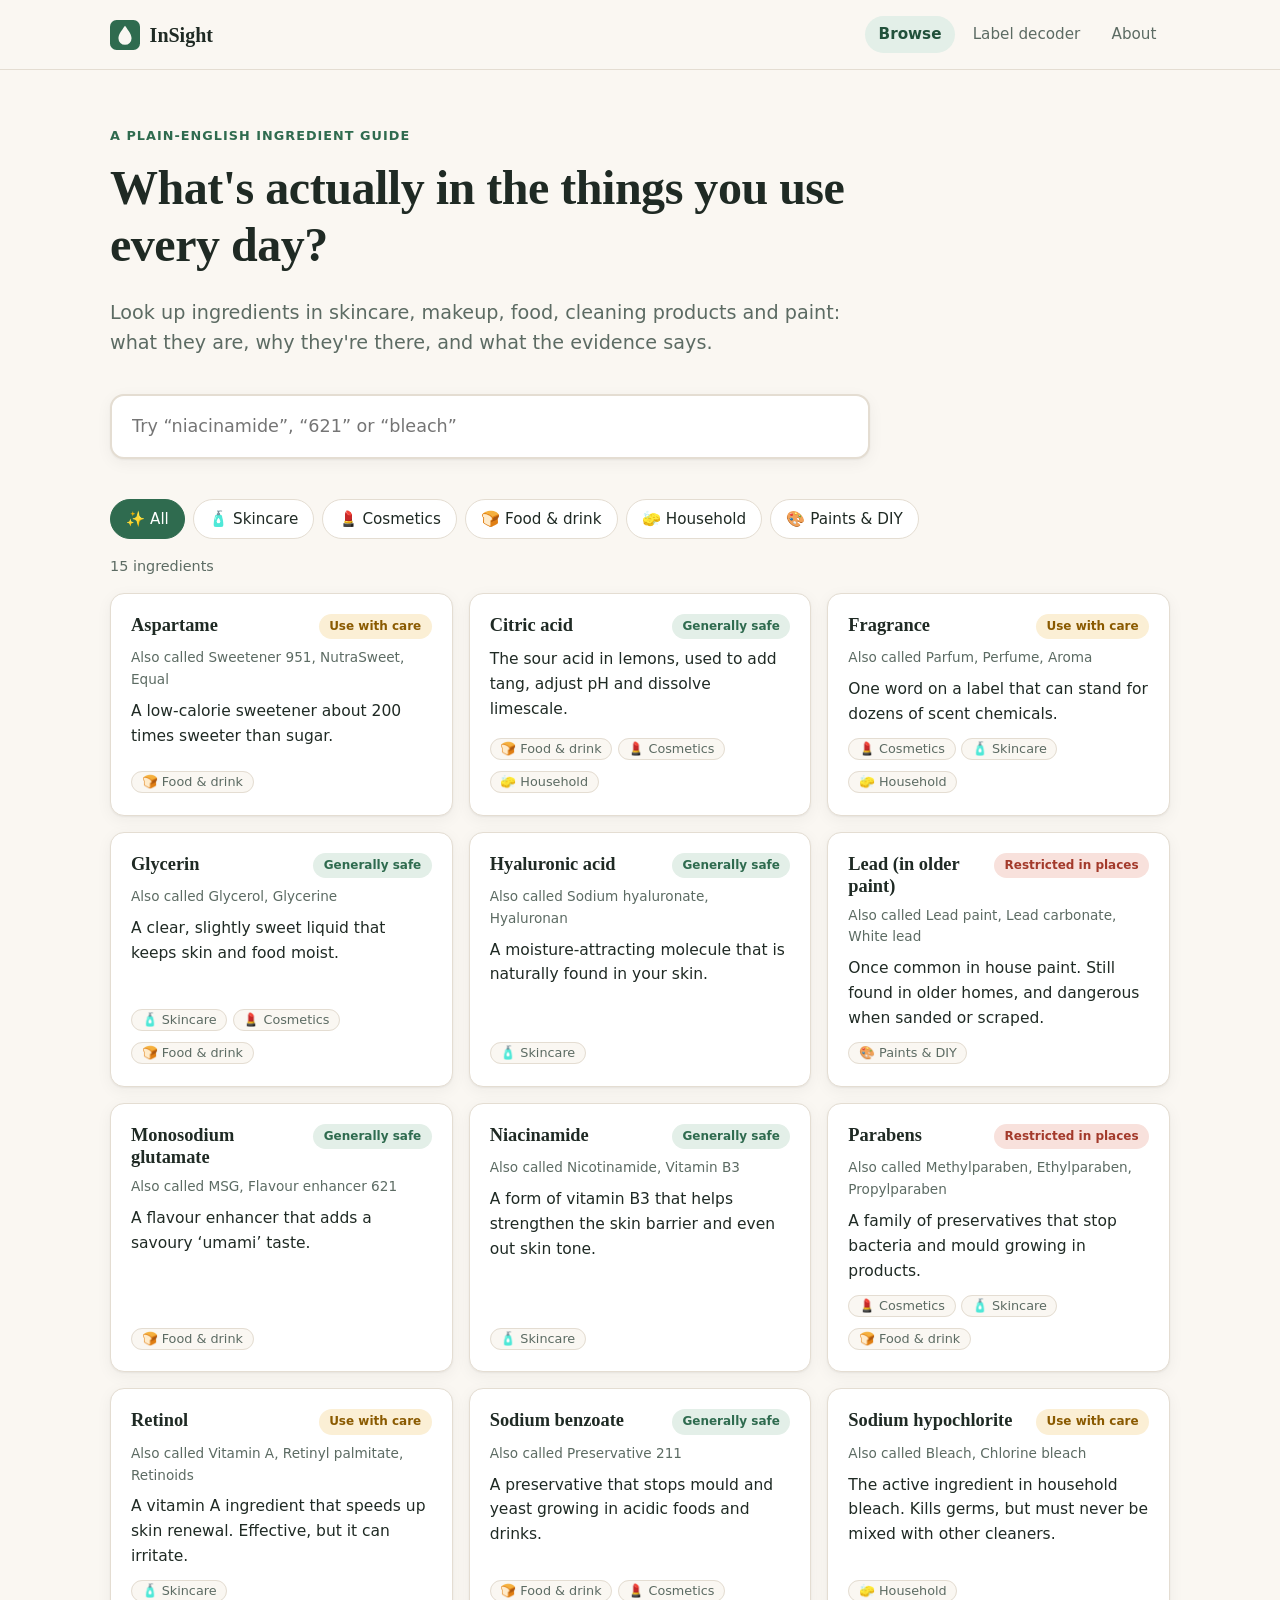
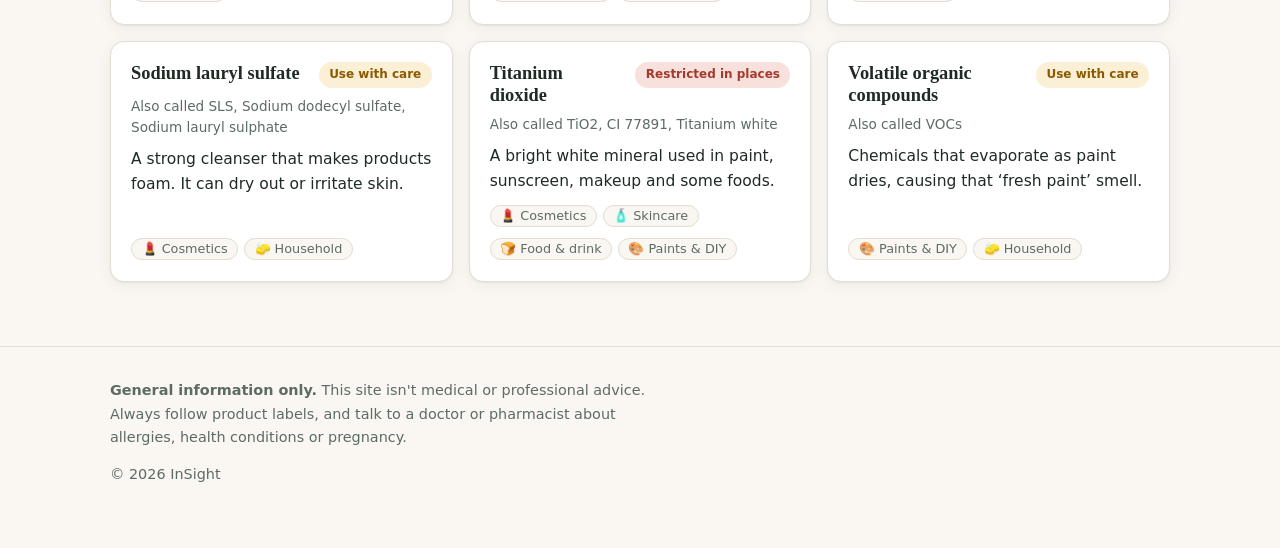
<file: index.html>
<!DOCTYPE html>
<html lang="en">
<head>
  <meta charset="UTF-8">
  <meta name="viewport" content="width=device-width, initial-scale=1.0">
  <title>InSight · Know what's in your everyday products</title>
  <meta name="description" content="Plain-English guide to ingredients in skincare, cosmetics, food, household products and paint.">
  <link rel="icon" href="assets/images/favicon.svg" type="image/svg+xml">
  <link rel="stylesheet" href="assets/css/base.css">
  <link rel="stylesheet" href="assets/css/layout.css">
  <link rel="stylesheet" href="assets/css/components.css">
</head>
<body data-page="home">
  <div id="site-header"></div>

  <main class="container">
    <section class="hero">
      <p class="eyebrow">A plain-English ingredient guide</p>
      <h1>What's actually in the things you use every day?</h1>
      <p class="lead">
        Look up ingredients in skincare, makeup, food, cleaning products and paint:
        what they are, why they're there, and what the evidence says.
      </p>

      <form class="search" id="search-form" role="search">
        <label for="search-input" class="visually-hidden">Search ingredients</label>
        <input id="search-input" type="search" autocomplete="off"
               placeholder="Try “niacinamide”, “621” or “bleach”">
      </form>
    </section>

    <section aria-label="Browse ingredients">
      <div class="chips" id="category-chips"></div>
      <p class="results-count" id="results-count" aria-live="polite"></p>
      <div class="card-grid" id="results"></div>
    </section>
  </main>

  <div id="site-footer"></div>

  <!-- Data (load first) -->
  <script src="assets/js/data/categories.js"></script>
  <script src="assets/js/data/safety-levels.js"></script>
  <script src="assets/js/data/ingredients.js"></script>
  <!-- Shared code -->
  <script src="assets/js/shared/helpers.js"></script>
  <script src="assets/js/shared/site-layout.js"></script>
  <!-- This page -->
  <script src="assets/js/pages/home.js"></script>
</body>
</html>
</file>
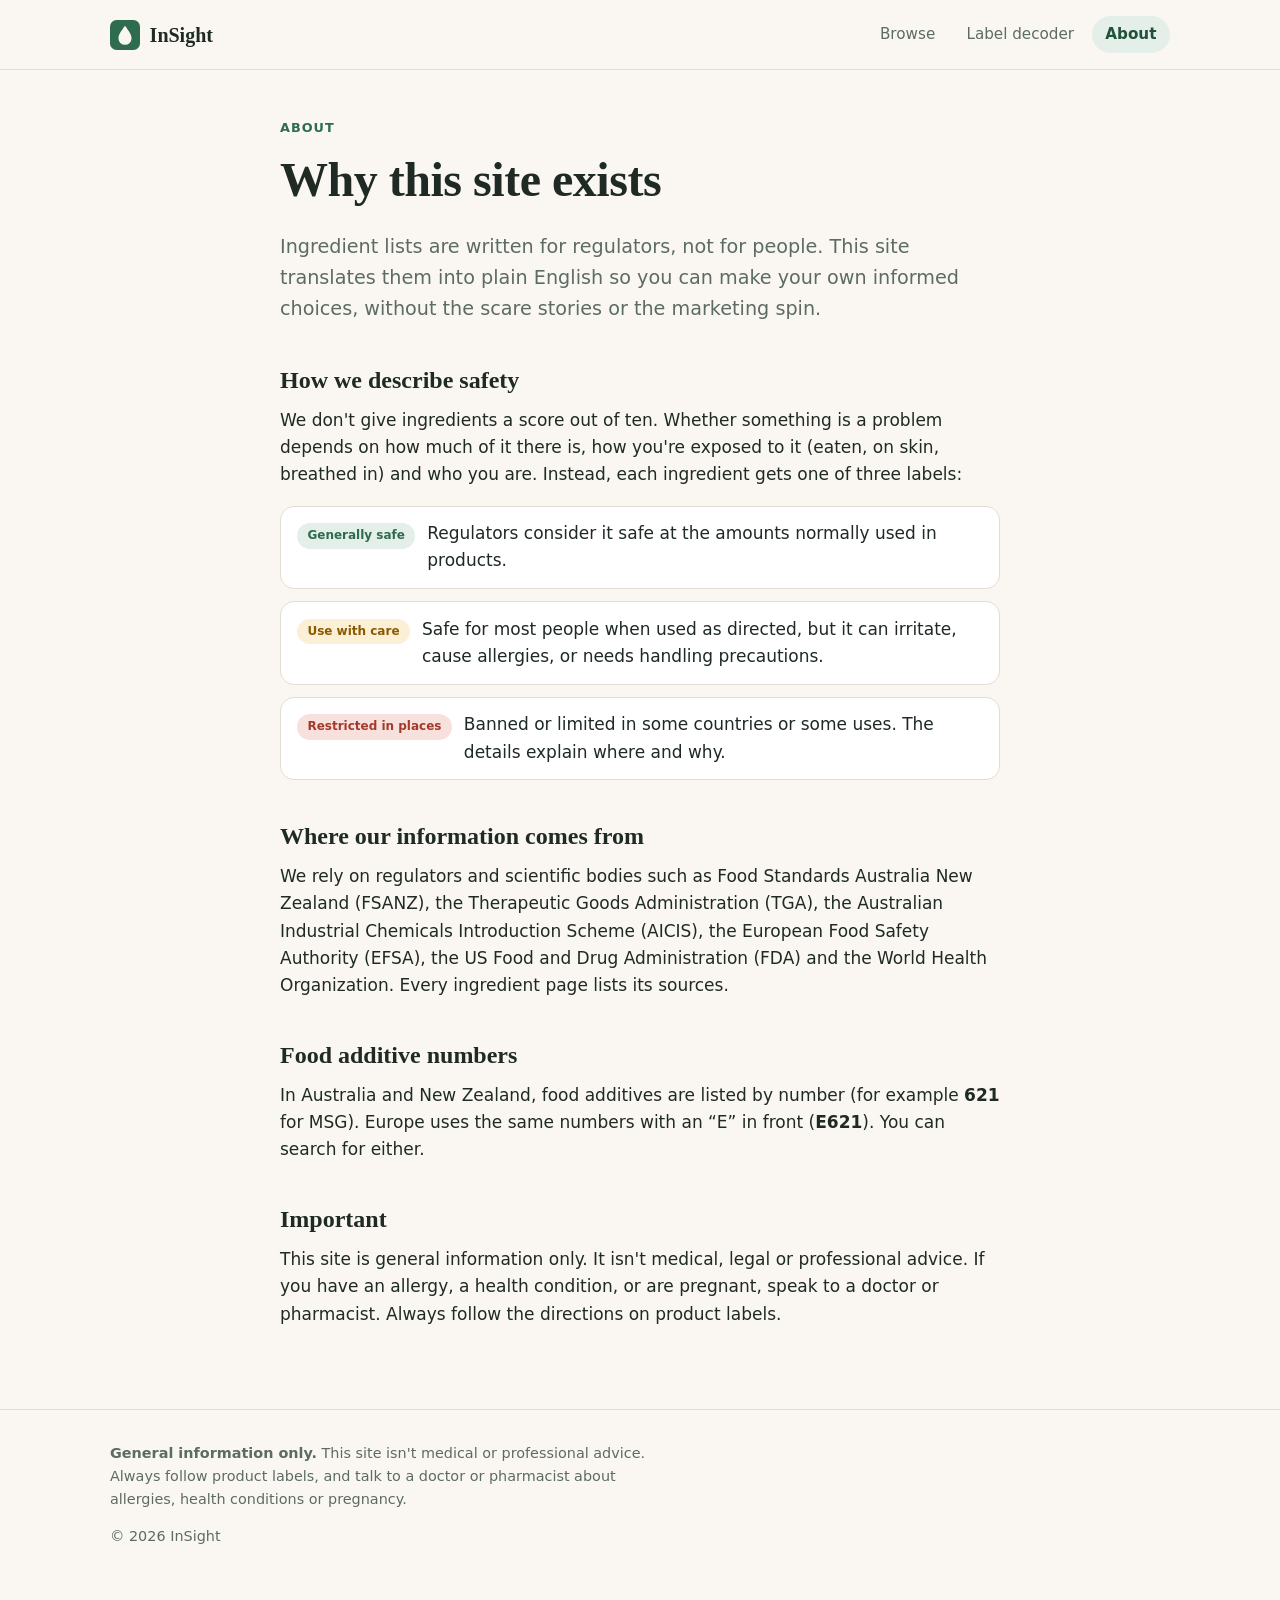
<file: about.html>
<!DOCTYPE html>
<html lang="en">
<head>
  <meta charset="UTF-8">
  <meta name="viewport" content="width=device-width, initial-scale=1.0">
  <title>About · InSight</title>
  <link rel="icon" href="assets/images/favicon.svg" type="image/svg+xml">
  <link rel="stylesheet" href="assets/css/base.css">
  <link rel="stylesheet" href="assets/css/layout.css">
  <link rel="stylesheet" href="assets/css/components.css">
</head>
<body data-page="about">
  <div id="site-header"></div>

  <main class="container container--narrow prose">
    <p class="eyebrow">About</p>
    <h1>Why this site exists</h1>
    <p class="lead">
      Ingredient lists are written for regulators, not for people. This site translates them
      into plain English so you can make your own informed choices, without the scare stories
      or the marketing spin.
    </p>

    <h2>How we describe safety</h2>
    <p>
      We don't give ingredients a score out of ten. Whether something is a problem depends on
      how much of it there is, how you're exposed to it (eaten, on skin, breathed in) and who
      you are. Instead, each ingredient gets one of three labels:
    </p>
    <div id="safety-legend" class="legend"></div>

    <h2>Where our information comes from</h2>
    <p>
      We rely on regulators and scientific bodies such as Food Standards Australia New Zealand
      (FSANZ), the Therapeutic Goods Administration (TGA), the Australian Industrial Chemicals
      Introduction Scheme (AICIS), the European Food Safety Authority (EFSA), the US Food and Drug
      Administration (FDA) and the World Health Organization. Every ingredient page lists its sources.
    </p>

    <h2>Food additive numbers</h2>
    <p>
      In Australia and New Zealand, food additives are listed by number (for example
      <strong>621</strong> for MSG). Europe uses the same numbers with an “E” in front
      (<strong>E621</strong>). You can search for either.
    </p>

    <h2>Important</h2>
    <p>
      This site is general information only. It isn't medical, legal or professional advice.
      If you have an allergy, a health condition, or are pregnant, speak to a doctor or
      pharmacist. Always follow the directions on product labels.
    </p>
  </main>

  <div id="site-footer"></div>

  <script src="assets/js/data/categories.js"></script>
  <script src="assets/js/data/safety-levels.js"></script>
  <script src="assets/js/data/ingredients.js"></script>
  <script src="assets/js/shared/helpers.js"></script>
  <script src="assets/js/shared/site-layout.js"></script>
  <script src="assets/js/pages/about.js"></script>
</body>
</html>
</file>
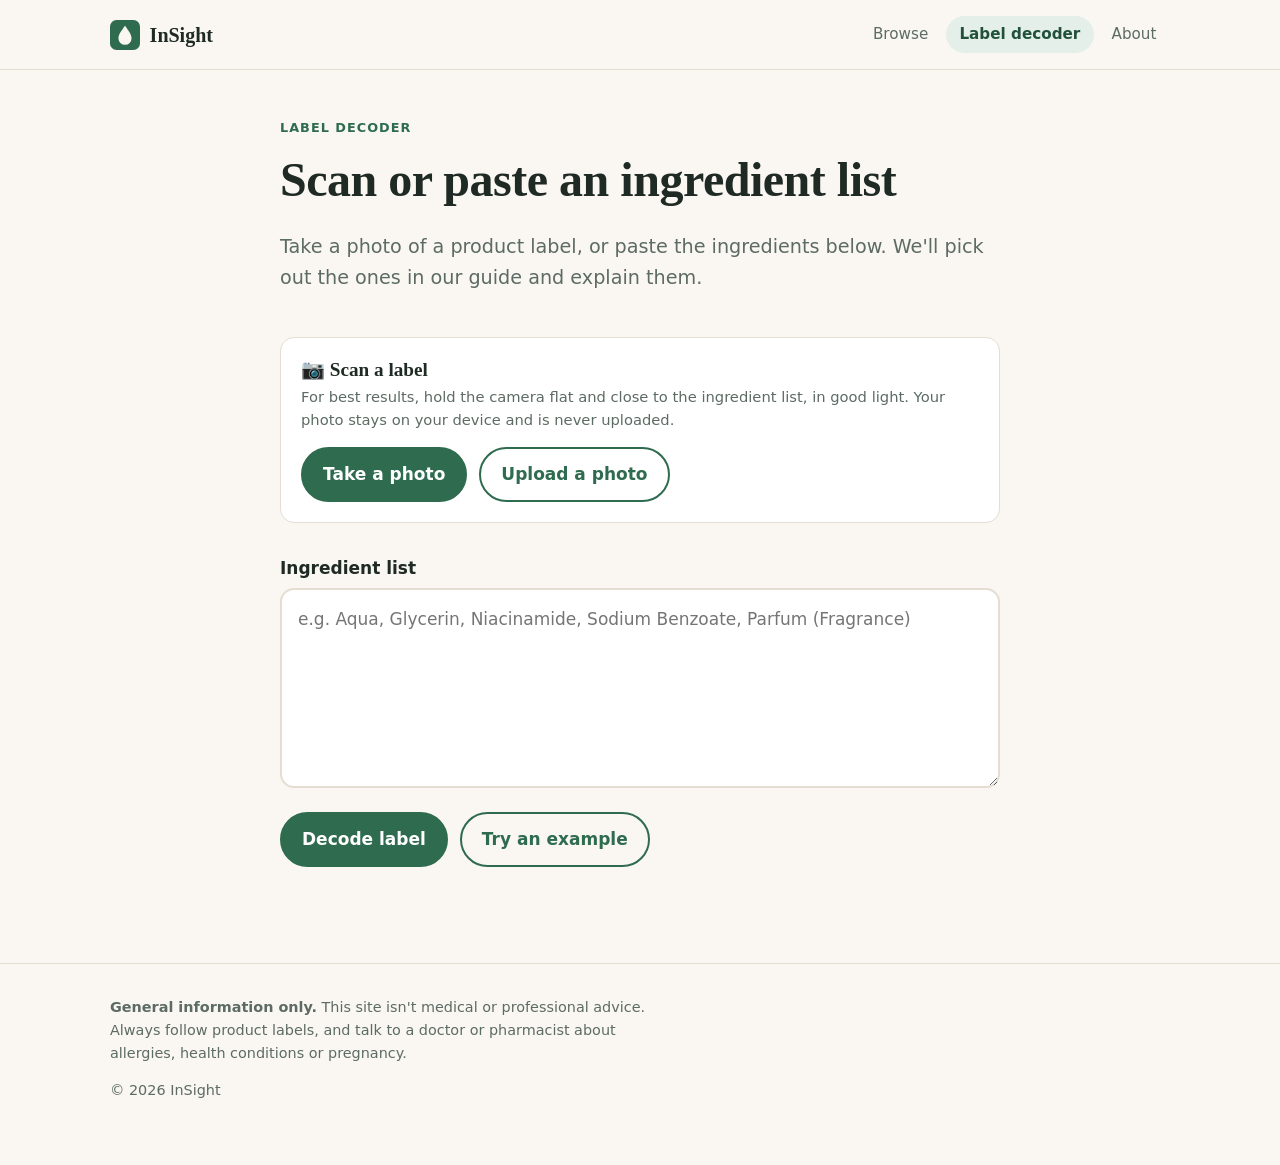
<file: decoder.html>
<!DOCTYPE html>
<html lang="en">
<head>
  <meta charset="UTF-8">
  <meta name="viewport" content="width=device-width, initial-scale=1.0">
  <title>Label Decoder · InSight</title>
  <link rel="icon" href="assets/images/favicon.svg" type="image/svg+xml">
  <link rel="stylesheet" href="assets/css/base.css">
  <link rel="stylesheet" href="assets/css/layout.css">
  <link rel="stylesheet" href="assets/css/components.css">
</head>
<body data-page="decoder">
  <div id="site-header"></div>

  <main class="container container--narrow">
    <section class="page-intro">
      <p class="eyebrow">Label decoder</p>
      <h1>Scan or paste an ingredient list</h1>
      <p class="lead">
        Take a photo of a product label, or paste the ingredients below.
        We'll pick out the ones in our guide and explain them.
      </p>
    </section>

    <!-- Photo scanner (assets/js/pages/label-scanner.js) -->
    <section class="scanner" aria-labelledby="scanner-heading">
      <h2 id="scanner-heading" class="scanner__heading">📷 Scan a label</h2>
      <p class="scanner__tip">
        For best results, hold the camera flat and close to the ingredient list, in good light.
        Your photo stays on your device and is never uploaded.
      </p>

      <div class="scanner__actions">
        <label class="button">
          Take a photo
          <input type="file" id="scanner-camera" accept="image/*" capture="environment" class="visually-hidden">
        </label>
        <label class="button button--ghost">
          Upload a photo
          <input type="file" id="scanner-upload" accept="image/*" class="visually-hidden">
        </label>
      </div>

      <div class="scanner__status" id="scanner-status" aria-live="polite" hidden>
        <img id="scanner-preview" class="scanner__preview" alt="Your label photo">
        <div class="scanner__progress-wrap">
          <p id="scanner-message" class="scanner__message"></p>
          <div class="progress"><div class="progress__bar" id="scanner-progress"></div></div>
        </div>
      </div>
    </section>

    <form id="decoder-form" class="decoder">
      <label for="decoder-input" class="field-label">Ingredient list</label>
      <textarea id="decoder-input" rows="6"
        placeholder="e.g. Aqua, Glycerin, Niacinamide, Sodium Benzoate, Parfum (Fragrance)"></textarea>
      <div class="decoder__actions">
        <button type="submit" class="button">Decode label</button>
        <button type="button" class="button button--ghost" id="decoder-example">Try an example</button>
      </div>
    </form>

    <section id="decoder-results" aria-live="polite"></section>
  </main>

  <div id="site-footer"></div>

  <script src="assets/js/data/categories.js"></script>
  <script src="assets/js/data/safety-levels.js"></script>
  <script src="assets/js/data/ingredients.js"></script>
  <script src="assets/js/shared/helpers.js"></script>
  <script src="assets/js/shared/site-layout.js"></script>
  <script src="assets/js/pages/decoder.js"></script>
  <script src="assets/js/pages/label-scanner.js"></script>
</body>
</html>
</file>
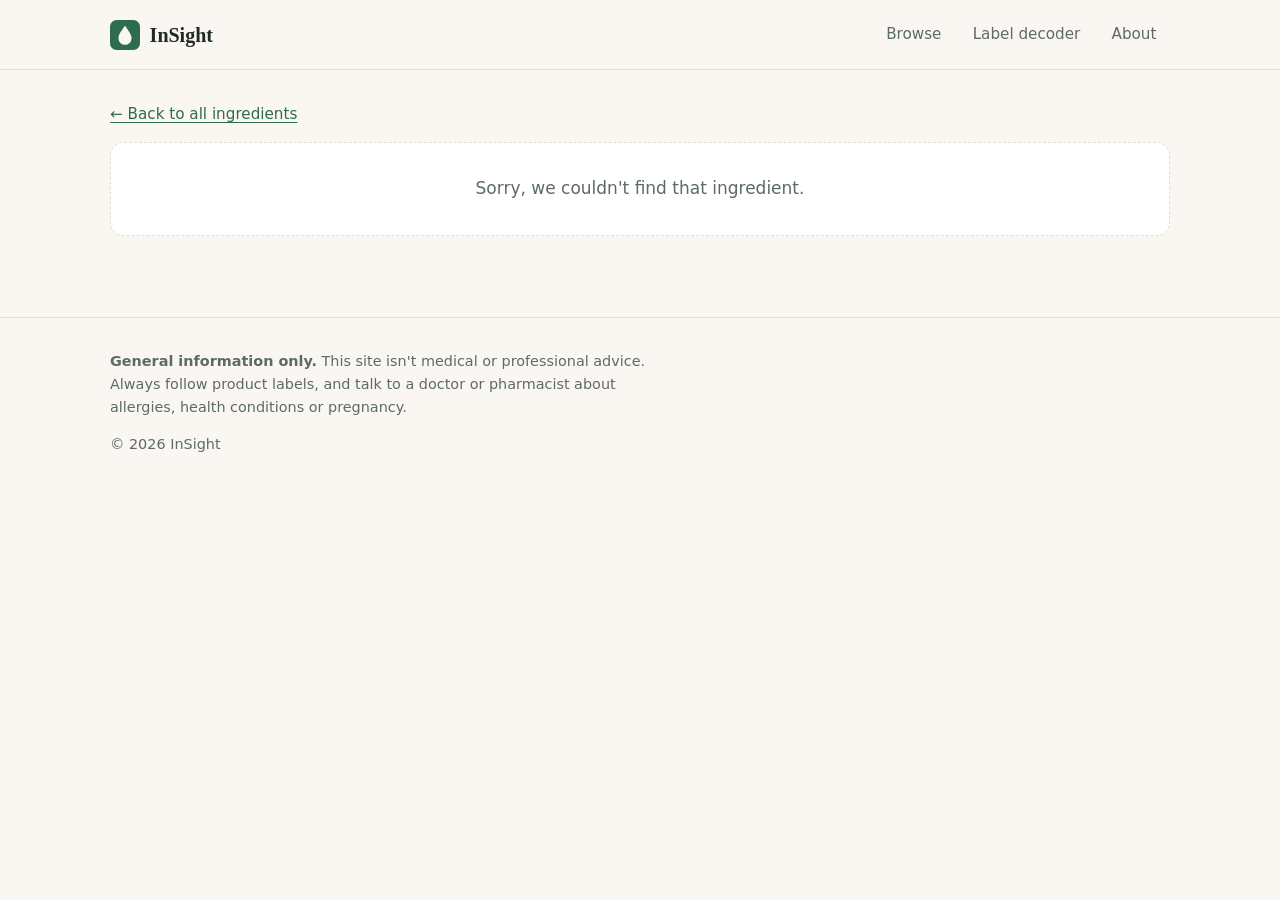
<file: ingredient.html>
<!DOCTYPE html>
<html lang="en">
<head>
  <meta charset="UTF-8">
  <meta name="viewport" content="width=device-width, initial-scale=1.0">
  <title>Ingredient · InSight</title>
  <link rel="icon" href="assets/images/favicon.svg" type="image/svg+xml">
  <link rel="stylesheet" href="assets/css/base.css">
  <link rel="stylesheet" href="assets/css/layout.css">
  <link rel="stylesheet" href="assets/css/components.css">
</head>
<body data-page="ingredient">
  <div id="site-header"></div>

  <main class="container">
    <!-- Filled in by assets/js/pages/ingredient.js -->
    <article id="ingredient-detail"></article>
  </main>

  <div id="site-footer"></div>

  <script src="assets/js/data/categories.js"></script>
  <script src="assets/js/data/safety-levels.js"></script>
  <script src="assets/js/data/ingredients.js"></script>
  <script src="assets/js/shared/helpers.js"></script>
  <script src="assets/js/shared/site-layout.js"></script>
  <script src="assets/js/pages/ingredient.js"></script>
</body>
</html>
</file>
<file: assets/css/base.css>
/* ==========================================================================
   base.css — colours, fonts and default element styles.
   Change the variables below to re-theme the whole site.
   ========================================================================== */

:root {
  /* Colours */
  --colour-bg: #faf7f2;
  --colour-surface: #ffffff;
  --colour-ink: #1f2a24;
  --colour-muted: #5c6b63;
  --colour-line: #e4ddd2;
  --colour-accent: #2f6b4f;
  --colour-accent-dark: #22513b;
  --colour-accent-soft: #e3efe8;
  --colour-section-heading: #2f6b4f;   /* "What is it?", "Why is it used?" etc. */

  /* Safety label colours */
  --colour-safe: #2f6b4f;
  --colour-safe-soft: #e3efe8;
  --colour-care: #8a5a00;
  --colour-care-soft: #fbefd5;
  --colour-restricted: #a33a2b;
  --colour-restricted-soft: #f8e1dc;

  /* Type */
  --font-body: system-ui, -apple-system, "Segoe UI", Roboto, "Helvetica Neue", Arial, sans-serif;
  --font-heading: Georgia, "Times New Roman", serif;
  --font-mono: ui-monospace, "SFMono-Regular", Menlo, Consolas, monospace;

  /* Shape and spacing */
  --radius: 14px;
  --radius-small: 999px;
  --shadow: 0 1px 2px rgba(31, 42, 36, 0.06), 0 4px 16px rgba(31, 42, 36, 0.05);
  --max-width: 1100px;
  --max-width-narrow: 760px;
}

*,
*::before,
*::after {
  box-sizing: border-box;
}

body {
  margin: 0;
  background: var(--colour-bg);
  color: var(--colour-ink);
  font-family: var(--font-body);
  font-size: 1.0625rem;
  line-height: 1.6;
  -webkit-font-smoothing: antialiased;
}

h1, h2, h3 {
  font-family: var(--font-heading);
  font-weight: 600;
  line-height: 1.2;
  margin: 0 0 0.5em;
}

h1 { font-size: clamp(2rem, 4.5vw, 3rem); letter-spacing: -0.01em; }
h2 { font-size: 1.5rem; margin-top: 1.75em; }
h3 { font-size: 1.15rem; }

p { margin: 0 0 1em; }

a {
  color: var(--colour-accent);
  text-underline-offset: 3px;
}

a:hover { color: var(--colour-accent-dark); }

:focus-visible {
  outline: 3px solid var(--colour-accent);
  outline-offset: 2px;
}

/* Hides text visually but keeps it for screen readers */
.visually-hidden {
  position: absolute;
  width: 1px;
  height: 1px;
  overflow: hidden;
  clip: rect(0 0 0 0);
  white-space: nowrap;
}
</file>
<file: assets/css/layout.css>
/* ==========================================================================
   layout.css — page structure: header, footer, containers, page sections.
   ========================================================================== */

.container {
  max-width: var(--max-width);
  margin: 0 auto;
  padding: 0 1.25rem 4rem;
}

.container--narrow {
  max-width: var(--max-width-narrow);
}

/* ---------- Header ---------- */

.site-header {
  border-bottom: 1px solid var(--colour-line);
  background: var(--colour-bg);
}

.site-header__inner {
  max-width: var(--max-width);
  margin: 0 auto;
  padding: 1rem 1.25rem;
  display: flex;
  align-items: center;
  justify-content: space-between;
  gap: 1rem;
  flex-wrap: wrap;
}

.site-logo {
  display: flex;
  align-items: center;
  gap: 0.6rem;
  font-family: var(--font-heading);
  font-size: 1.25rem;
  font-weight: 600;
  color: var(--colour-ink);
  text-decoration: none;
}

.site-logo img { width: 30px; height: 30px; }

.site-nav {
  display: flex;
  gap: 0.25rem;
  flex-wrap: wrap;
}

.site-nav a {
  padding: 0.4rem 0.85rem;
  border-radius: var(--radius-small);
  color: var(--colour-muted);
  text-decoration: none;
  font-size: 0.95rem;
}

.site-nav a:hover { color: var(--colour-ink); background: var(--colour-accent-soft); }

.site-nav a[aria-current="page"] {
  color: var(--colour-accent-dark);
  background: var(--colour-accent-soft);
  font-weight: 600;
}

/* ---------- Footer ---------- */

.site-footer {
  border-top: 1px solid var(--colour-line);
  color: var(--colour-muted);
  font-size: 0.9rem;
}

.site-footer__inner {
  max-width: var(--max-width);
  margin: 0 auto;
  padding: 2rem 1.25rem 3rem;
}

.site-footer p { max-width: 60ch; }

/* ---------- Page sections ---------- */

.hero {
  padding: 3.5rem 0 2rem;
  max-width: 760px;
}

.page-intro { padding: 3rem 0 1.5rem; }

.eyebrow {
  margin: 0 0 0.75rem;
  color: var(--colour-accent);
  font-size: 0.8rem;
  font-weight: 700;
  letter-spacing: 0.08em;
  text-transform: uppercase;
}

.lead {
  font-size: 1.2rem;
  color: var(--colour-muted);
  max-width: 62ch;
}

.prose { padding-top: 3rem; }
.prose p { max-width: 68ch; }

/* Ingredient page: main column + sidebar */
.detail-layout {
  display: grid;
  grid-template-columns: minmax(0, 1fr) 300px;
  gap: 2.5rem;
  align-items: start;
}

@media (max-width: 860px) {
  .detail-layout { grid-template-columns: 1fr; }
}
</file>
<file: assets/css/components.css>
/* ==========================================================================
   components.css — reusable pieces: search, chips, cards, badges, buttons.
   ========================================================================== */

/* ---------- Search box ---------- */

.search input {
  width: 100%;
  margin-top: 1rem;
  padding: 1rem 1.25rem;
  font: inherit;
  font-size: 1.1rem;
  border: 2px solid var(--colour-line);
  border-radius: var(--radius);
  background: var(--colour-surface);
  box-shadow: var(--shadow);
}

.search input:focus {
  outline: none;
  border-color: var(--colour-accent);
}

/* ---------- Category chips ---------- */

.chips {
  display: flex;
  flex-wrap: wrap;
  gap: 0.5rem;
  margin: 0.5rem 0 1rem;
}

.chip {
  padding: 0.45rem 0.95rem;
  font: inherit;
  font-size: 0.95rem;
  color: var(--colour-ink);
  background: var(--colour-surface);
  border: 1px solid var(--colour-line);
  border-radius: var(--radius-small);
  cursor: pointer;
}

.chip:hover { border-color: var(--colour-accent); }

.chip[aria-pressed="true"] {
  color: #fff;
  background: var(--colour-accent);
  border-color: var(--colour-accent);
}

.results-count {
  color: var(--colour-muted);
  font-size: 0.9rem;
}

/* ---------- Ingredient cards ---------- */

.card-grid {
  display: grid;
  grid-template-columns: repeat(auto-fill, minmax(280px, 1fr));
  gap: 1rem;
}

.card {
  display: flex;
  flex-direction: column;
  gap: 0.5rem;
  padding: 1.25rem;
  color: inherit;
  text-decoration: none;
  background: var(--colour-surface);
  border: 1px solid var(--colour-line);
  border-radius: var(--radius);
  box-shadow: var(--shadow);
  transition: transform 0.15s ease, border-color 0.15s ease;
}

.card:hover {
  color: inherit;
  transform: translateY(-2px);
  border-color: var(--colour-accent);
}

.card__top {
  display: flex;
  justify-content: space-between;
  align-items: flex-start;
  gap: 0.75rem;
}

.card__title { margin: 0; }

.card__aliases {
  margin: 0;
  color: var(--colour-muted);
  font-size: 0.85rem;
}

.card__summary {
  margin: 0;
  font-size: 0.97rem;
  flex-grow: 1;
}

.empty-state {
  grid-column: 1 / -1;
  padding: 2rem;
  text-align: center;
  color: var(--colour-muted);
  background: var(--colour-surface);
  border: 1px dashed var(--colour-line);
  border-radius: var(--radius);
}

/* ---------- Tags and badges ---------- */

.tag-list {
  display: flex;
  flex-wrap: wrap;
  gap: 0.35rem;
  margin: 0;
  padding: 0;
  list-style: none;
}

.tag {
  padding: 0.15rem 0.6rem;
  font-size: 0.8rem;
  color: var(--colour-muted);
  background: var(--colour-bg);
  border: 1px solid var(--colour-line);
  border-radius: var(--radius-small);
  text-decoration: none;
}

a.tag:hover { border-color: var(--colour-accent); color: var(--colour-ink); }

.code {
  font-family: var(--font-mono);
  font-size: 0.85em;
  padding: 0.1rem 0.4rem;
  background: var(--colour-accent-soft);
  border-radius: 6px;
}

.badge {
  flex-shrink: 0;
  padding: 0.2rem 0.65rem;
  font-size: 0.75rem;
  font-weight: 700;
  white-space: nowrap;
  border-radius: var(--radius-small);
}

.badge--safe       { color: var(--colour-safe);       background: var(--colour-safe-soft); }
.badge--care       { color: var(--colour-care);       background: var(--colour-care-soft); }
.badge--restricted { color: var(--colour-restricted); background: var(--colour-restricted-soft); }

/* ---------- Ingredient page ---------- */

.back-link {
  display: inline-block;
  margin: 2rem 0 1rem;
  font-size: 0.95rem;
}

.detail-header { margin-bottom: 2rem; }

.detail-header__meta {
  display: flex;
  flex-wrap: wrap;
  align-items: center;
  gap: 0.75rem;
  margin: 0.75rem 0 1rem;
}

.detail-section h2 {
  margin-top: 0;
  color: var(--colour-section-heading);
}
.detail-section { margin-bottom: 2.25rem; }

.callout {
  padding: 1rem 1.25rem;
  border-left: 4px solid var(--colour-line);
  border-radius: 0 var(--radius) var(--radius) 0;
  background: var(--colour-surface);
}

.callout--safe       { border-color: var(--colour-safe); }
.callout--care       { border-color: var(--colour-care); }
.callout--restricted { border-color: var(--colour-restricted); }

.myth {
  margin-bottom: 0.75rem;
  padding: 1rem 1.25rem;
  background: var(--colour-surface);
  border: 1px solid var(--colour-line);
  border-radius: var(--radius);
}

.myth p { margin: 0; }
.myth__label { font-weight: 700; }
.myth__claim { margin-bottom: 0.4rem !important; }

.sidebar-box {
  padding: 1.25rem;
  margin-bottom: 1rem;
  background: var(--colour-surface);
  border: 1px solid var(--colour-line);
  border-radius: var(--radius);
}

.sidebar-box h3 {
  font-family: var(--font-body);
  font-size: 0.8rem;
  letter-spacing: 0.08em;
  text-transform: uppercase;
  color: var(--colour-muted);
}

.sidebar-box ul {
  margin: 0;
  padding-left: 1.1rem;
}

.sidebar-box p:last-child { margin: 0; }

/* ---------- Buttons and form fields ---------- */

.button {
  padding: 0.75rem 1.25rem;
  font: inherit;
  font-weight: 600;
  color: #fff;
  background: var(--colour-accent);
  border: 2px solid var(--colour-accent);
  border-radius: var(--radius-small);
  cursor: pointer;
}

.button:hover { background: var(--colour-accent-dark); border-color: var(--colour-accent-dark); }

.button--ghost {
  color: var(--colour-accent);
  background: transparent;
}

.button--ghost:hover { color: #fff; }

.field-label {
  display: block;
  margin-bottom: 0.4rem;
  font-weight: 600;
}

.decoder textarea {
  width: 100%;
  padding: 1rem;
  font: inherit;
  border: 2px solid var(--colour-line);
  border-radius: var(--radius);
  background: var(--colour-surface);
  resize: vertical;
}

.decoder textarea:focus { outline: none; border-color: var(--colour-accent); }

.decoder__actions {
  display: flex;
  flex-wrap: wrap;
  gap: 0.75rem;
  margin: 1rem 0 2rem;
}

/* ---------- Label decoder results ---------- */

.decoder-summary {
  padding: 1rem 1.25rem;
  margin-bottom: 1rem;
  background: var(--colour-accent-soft);
  border-radius: var(--radius);
}

.decoder-list {
  margin: 0;
  padding: 0;
  list-style: none;
}

.decoder-item {
  display: flex;
  justify-content: space-between;
  align-items: center;
  gap: 1rem;
  padding: 0.75rem 0;
  border-bottom: 1px solid var(--colour-line);
}

.decoder-item__name { font-weight: 600; }
.decoder-item__note { color: var(--colour-muted); font-size: 0.9rem; }
.decoder-item--unknown .decoder-item__name { font-weight: 400; color: var(--colour-muted); }

/* ---------- About page legend ---------- */

.legend {
  display: grid;
  gap: 0.75rem;
  margin-bottom: 1rem;
}

.legend__item {
  display: flex;
  align-items: baseline;
  gap: 0.75rem;
  padding: 0.85rem 1rem;
  background: var(--colour-surface);
  border: 1px solid var(--colour-line);
  border-radius: var(--radius);
}

.legend__item p { margin: 0; }

/* ---------- Label photo scanner ---------- */

.scanner {
  padding: 1.25rem;
  margin-bottom: 2rem;
  background: var(--colour-surface);
  border: 1px solid var(--colour-line);
  border-radius: var(--radius);
}

.scanner__heading {
  margin: 0 0 0.25rem;
  font-size: 1.2rem;
}

.scanner__tip {
  color: var(--colour-muted);
  font-size: 0.92rem;
}

.scanner__actions {
  display: flex;
  flex-wrap: wrap;
  gap: 0.75rem;
}

/* The buttons are <label>s wrapping a hidden file input */
label.button { display: inline-block; }
label.button:focus-within { outline: 3px solid var(--colour-accent); outline-offset: 2px; }

.scanner__status {
  display: flex;
  align-items: center;
  gap: 1rem;
  margin-top: 1.25rem;
}

.scanner__status[hidden] { display: none; }

.scanner__preview {
  width: 72px;
  height: 72px;
  object-fit: cover;
  border-radius: 10px;
  border: 1px solid var(--colour-line);
}

.scanner__progress-wrap { flex: 1; }

.scanner__message {
  margin: 0 0 0.5rem;
  font-size: 0.95rem;
}

.progress {
  height: 8px;
  background: var(--colour-accent-soft);
  border-radius: var(--radius-small);
  overflow: hidden;
}

.progress__bar {
  width: 0;
  height: 100%;
  background: var(--colour-accent);
  transition: width 0.2s ease;
}
</file>
